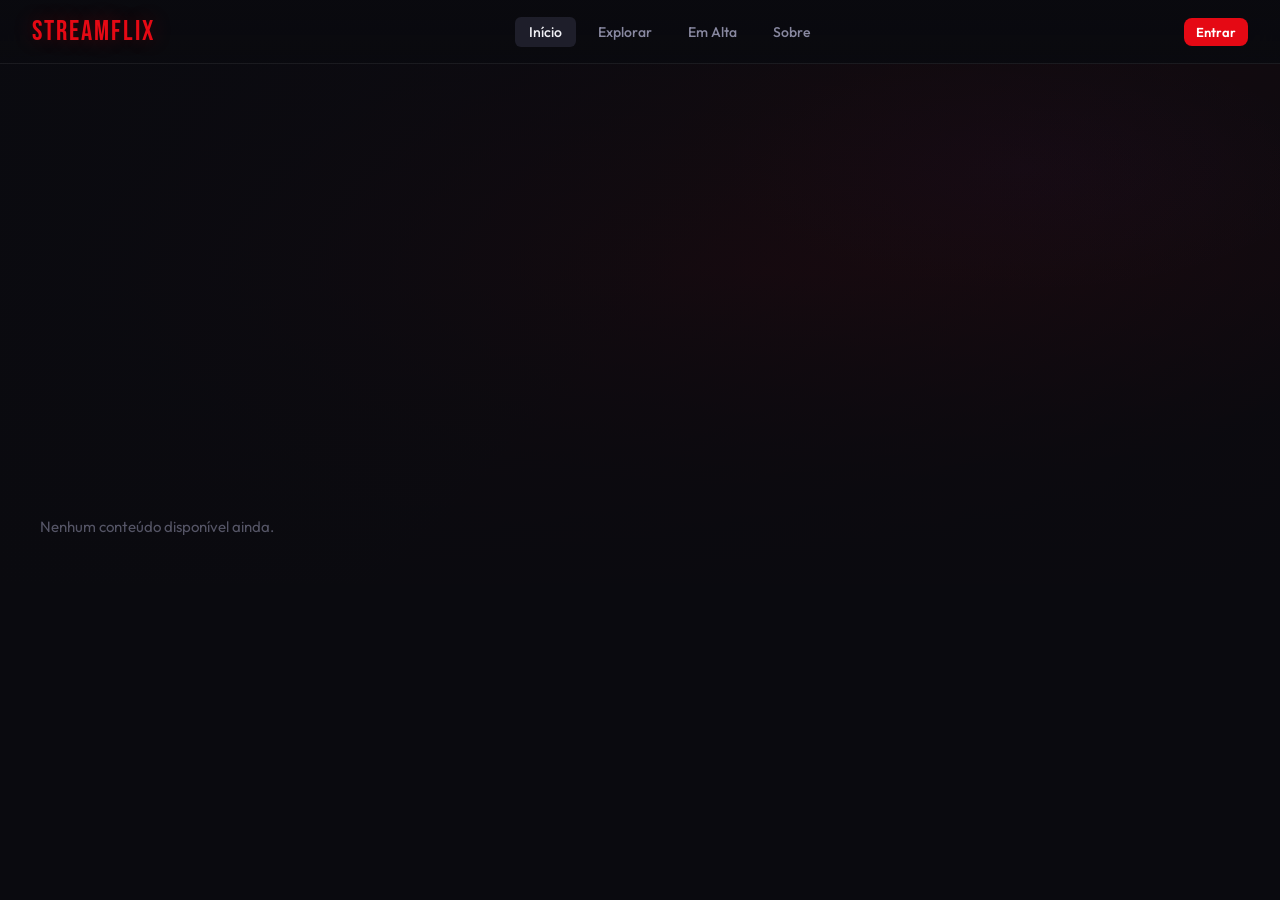
<file: index.html>
<!DOCTYPE html>
<html lang="pt-BR">
<head>
  <meta charset="UTF-8">
  <meta name="viewport" content="width=device-width, initial-scale=1.0">
  <title>StreamFlix — Início</title>
  <link rel="stylesheet" href="css/styles.css">
</head>
<body>

<nav>
  <a href="index.html" class="nav-logo">STREAMFLIX</a>
  <div class="nav-links">
    <a href="index.html">Início</a>
    <a href="explorar.html">Explorar</a>
    <a href="trending.html">Em Alta</a>
    <a href="sobre.html">Sobre</a>
  </div>
  <div class="nav-right" id="nav-right">
    <a href="login.html" class="btn btn-primary btn-sm">Entrar</a>
  </div>
</nav>

<main class="page">
  <section class="hero">
    <div class="hero-bg"></div>
    <div id="hero-bg-img" class="hero-bg-img"></div>
    <div class="hero-gradient"></div>
    <div class="hero-content" id="hero-content">
      <div class="hero-badge" id="hero-badge">Série</div>
      <h1 class="hero-title" id="hero-title">Carregando...</h1>
      <p class="hero-desc" id="hero-desc"></p>
      <div class="hero-actions">
        <button class="btn btn-primary" id="hero-play">
          <svg width="16" height="16" viewBox="0 0 24 24" fill="currentColor"><polygon points="5,3 19,12 5,21"/></svg>
          Assistir
        </button>
        <button class="btn btn-ghost" id="hero-fav">+ Lista</button>
      </div>
    </div>
  </section>

  <section class="section">
    <div class="section-header">
      <h2 class="section-title">Continuar Assistindo</h2>
      <a href="explorar.html" class="section-more">Ver tudo →</a>
    </div>
    <div class="cards-row" id="continue-row"></div>
  </section>

  <section class="section">
    <div class="section-header">
      <h2 class="section-title">Séries</h2>
      <a href="explorar.html" class="section-more">Ver tudo →</a>
    </div>
    <div class="cards-row" id="series-row"></div>
  </section>

  <section class="section">
    <div class="section-header">
      <h2 class="section-title">Filmes</h2>
      <a href="explorar.html" class="section-more">Ver tudo →</a>
    </div>
    <div class="cards-row" id="filmes-row"></div>
  </section>

  <section class="section" style="padding-bottom: 60px;">
    <div class="section-header">
      <h2 class="section-title">Animes & Docs</h2>
      <a href="explorar.html" class="section-more">Ver tudo →</a>
    </div>
    <div class="cards-row" id="extras-row"></div>
  </section>
</main>

<div id="admin-bar" class="admin-bar">
  <strong>★ Modo Admin</strong>
  <span>·</span>
  <span>Gerencie o catálogo em</span>
  <a href="config.html" class="btn btn-ghost btn-sm">Configurações</a>
</div>

<div class="modal-overlay" id="content-modal">
  <div class="modal">
    <div class="modal-header">
      <h2 class="modal-title" id="modal-title">Título</h2>
      <button class="modal-close" id="modal-close" type="button">✕</button>
    </div>

    <div style="display:flex;gap:12px;flex-wrap:wrap;margin-bottom:16px">
      <span id="modal-type" style="font-size:13px;color:var(--accent);font-weight:600"></span>
      <span style="color:var(--text-muted)">·</span>
      <span id="modal-year" style="font-size:13px;color:var(--text-muted)"></span>
      <span style="color:var(--text-muted)">·</span>
      <span id="modal-rating" style="font-size:13px;color:#f5a623;font-weight:600"></span>
      <span style="color:var(--text-muted)">·</span>
      <span id="modal-genre" style="font-size:13px;color:var(--text-muted)"></span>
    </div>

    <p id="modal-desc" style="font-size:14px;color:var(--text-secondary);line-height:1.7;margin-bottom:24px"></p>

    <div style="display:flex;gap:10px;flex-wrap:wrap">
      <button class="btn btn-primary" id="modal-watch-btn" type="button">▶ Assistir</button>
      <button class="btn btn-ghost" id="modal-fav-btn" type="button">+ Adicionar</button>
    </div>
  </div>
</div>

<script src="js/config.js"></script>
<script src="js/api.js"></script>
<script src="js/script.js"></script>
</body>
</html>
</file>
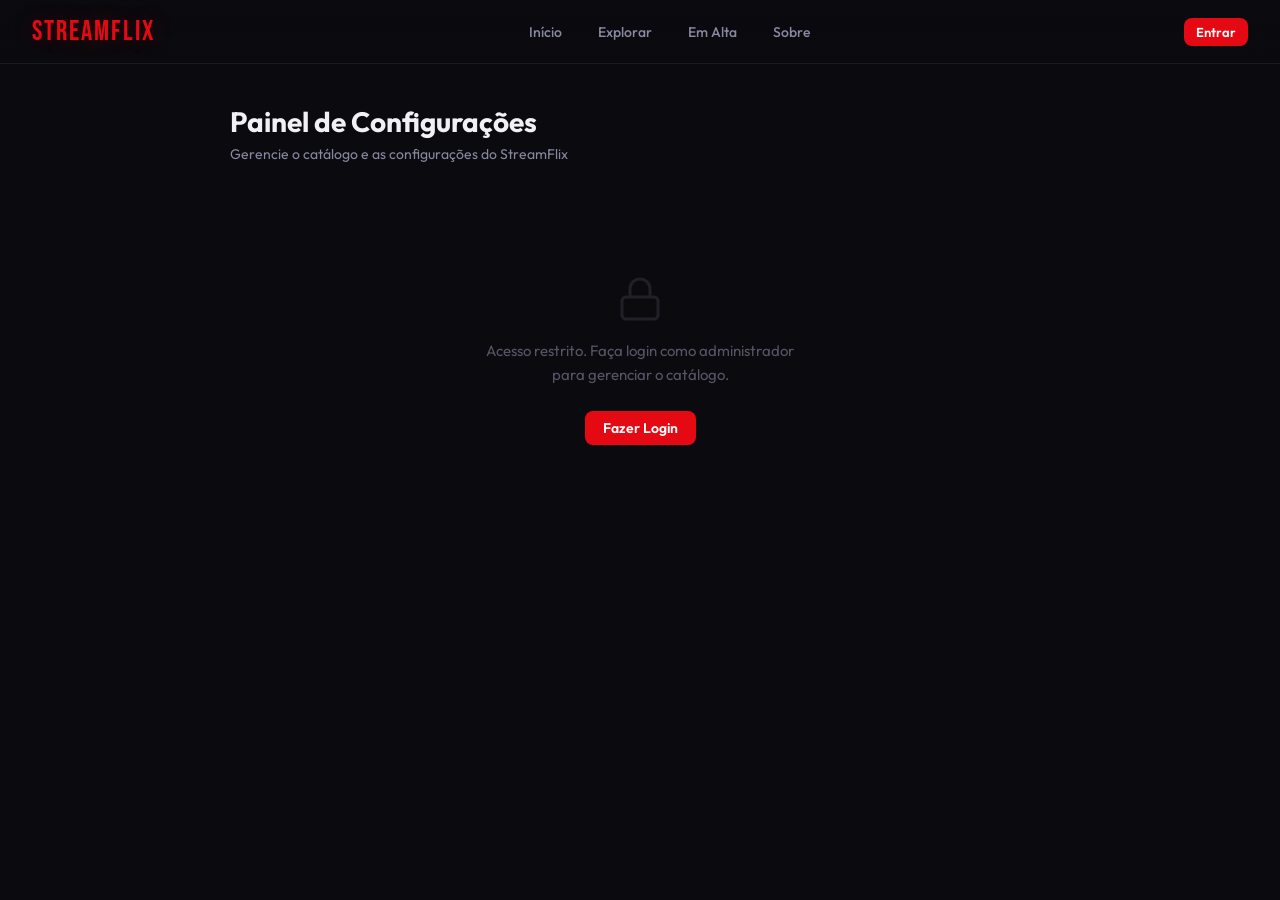
<file: config.html>
<!DOCTYPE html>
<html lang="pt-BR">
<head>
  <meta charset="UTF-8">
  <meta name="viewport" content="width=device-width, initial-scale=1.0">
  <title>StreamFlix — Configurações</title>
  <link rel="stylesheet" href="css/styles.css">
</head>
<body>

<nav>
  <a href="index.html" class="nav-logo">STREAMFLIX</a>
  <div class="nav-links">
    <a href="index.html">Início</a>
    <a href="explorar.html">Explorar</a>
    <a href="trending.html">Em Alta</a>
    <a href="sobre.html">Sobre</a>
  </div>
  <div class="nav-right" id="nav-right"></div>
</nav>

<main class="page" style="padding-bottom:60px">
  <div class="config-page">
    <div class="config-header">
      <h1>Painel de Configurações</h1>
      <p>Gerencie o catálogo e as configurações do StreamFlix</p>
    </div>

    <div id="admin-required" class="empty-state hidden">
      <svg width="48" height="48" viewBox="0 0 24 24" fill="none" stroke="currentColor" stroke-width="1.5"><rect x="3" y="11" width="18" height="11" rx="2"/><path d="M7 11V7a5 5 0 0 1 10 0v4"/></svg>
      <p>Acesso restrito. Faça login como administrador para gerenciar o catálogo.</p>
      <a href="login.html" class="btn btn-primary" style="margin-top:8px">Fazer Login</a>
    </div>

    <div id="admin-panel">
      <div class="config-section">
        <div class="config-section-title">
          <svg width="18" height="18" viewBox="0 0 24 24" fill="none" stroke="currentColor" stroke-width="2"><rect x="2" y="3" width="20" height="14" rx="2"/><path d="m8 21 4-4 4 4"/><path d="M12 17v4"/></svg>
          Catálogo de Conteúdo
          <span id="catalog-count" style="font-size:12px;font-weight:400;color:var(--text-muted);margin-left:auto"></span>
          <button class="btn btn-primary btn-sm" id="btn-add-content" style="margin-left:12px">+ Adicionar</button>
        </div>

        <div class="config-table-wrap">
          <table class="config-table">
            <thead>
              <tr>
                <th>Título</th>
                <th>Tipo</th>
                <th>Gênero</th>
                <th>Ano</th>
                <th>Nota</th>
                <th>Destaque</th>
                <th>Ações</th>
              </tr>
            </thead>
            <tbody id="catalog-tbody"></tbody>
          </table>
        </div>

        <div id="catalog-empty" class="empty-state hidden" style="padding:40px 0">
          <svg width="40" height="40" viewBox="0 0 24 24" fill="none" stroke="currentColor" stroke-width="1.5"><path d="M3 6h18M3 12h18M3 18h18"/></svg>
          <p>Nenhum conteúdo no catálogo ainda. Adicione o primeiro!</p>
        </div>
      </div>

      <div class="config-section">
        <div class="config-section-title">
          <svg width="18" height="18" viewBox="0 0 24 24" fill="none" stroke="currentColor" stroke-width="2"><circle cx="12" cy="12" r="10"/><path d="M12 6v6l4 2"/></svg>
          Atividade Recente
        </div>
        <div id="activity-list" style="display:flex;flex-direction:column;gap:8px"></div>
      </div>
    </div>
  </div>
</main>

<div class="modal-overlay" id="content-modal">
  <div class="modal">
    <div class="modal-header">
      <h2 class="modal-title" id="modal-form-title">Adicionar Conteúdo</h2>
      <button class="modal-close" id="modal-close">✕</button>
    </div>

    <div class="form-group">
      <label class="form-label">Título *</label>
      <input type="text" id="f-title" class="form-input" placeholder="Nome do conteúdo">
    </div>

    <div class="form-row">
      <div class="form-group">
        <label class="form-label">Tipo *</label>
        <select id="f-type" class="form-select">
          <option value="">Selecione...</option>
          <option value="serie">Série</option>
          <option value="filme">Filme</option>
          <option value="doc">Documentário</option>
          <option value="anime">Anime</option>
        </select>
      </div>
      <div class="form-group">
        <label class="form-label">Gênero *</label>
        <select id="f-genre" class="form-select">
          <option value="">Selecione...</option>
          <option value="Ação">Ação</option>
          <option value="Comédia">Comédia</option>
          <option value="Drama">Drama</option>
          <option value="Terror">Terror</option>
          <option value="Sci-Fi">Sci-Fi</option>
          <option value="Romance">Romance</option>
          <option value="Anime">Anime</option>
          <option value="Documentário">Documentário</option>
        </select>
      </div>
    </div>

    <div class="form-row">
      <div class="form-group">
        <label class="form-label">Ano *</label>
        <input type="number" id="f-year" class="form-input" placeholder="2024" min="1900" max="2099">
      </div>
      <div class="form-group">
        <label class="form-label">Nota (0–10) *</label>
        <input type="number" id="f-rating" class="form-input" placeholder="8.5" min="0" max="10" step="0.1">
      </div>
    </div>

    <div class="form-group">
      <label class="form-label">URL da Capa (opcional)</label>
      <input type="url" id="f-thumb" class="form-input" placeholder="https://...">
    </div>

    <div class="form-group">
      <label class="form-label">Descrição</label>
      <textarea id="f-desc" class="form-input" rows="3" placeholder="Breve sinopse..."></textarea>
    </div>

    <div style="display:flex;align-items:center;gap:8px;margin-bottom:16px">
      <input type="checkbox" id="f-featured" style="accent-color:var(--accent);width:16px;height:16px;">
      <label for="f-featured" style="font-size:13px;cursor:pointer">Definir como destaque na página inicial</label>
    </div>

    <p id="form-error" class="error-msg hidden"></p>

    <div style="display:flex;gap:10px;justify-content:flex-end;margin-top:8px">
      <button class="btn btn-ghost" id="modal-cancel">Cancelar</button>
      <button class="btn btn-primary" id="modal-save">Salvar</button>
    </div>
  </div>
</div>

<script src="js/config.js"></script>
<script>
document.addEventListener('DOMContentLoaded', () => {
  const user = AppState.getUser();

  if (!AppState.isAdmin()) {
    document.getElementById('admin-required').classList.remove('hidden');
    document.getElementById('admin-panel').classList.add('hidden');
    return;
  }

  let editingId = null;
  const activities = [];

  renderTable();
  setupModal();

  function renderTable() {
    const catalog = AppState.getCatalog();
    const tbody = document.getElementById('catalog-tbody');
    const empty = document.getElementById('catalog-empty');
    const count = document.getElementById('catalog-count');

    count.textContent = `${catalog.length} item${catalog.length !== 1 ? 's' : ''}`;

    if (!catalog.length) {
      tbody.innerHTML = '';
      empty.classList.remove('hidden');
      return;
    }

    empty.classList.add('hidden');
    const typeMap = { serie: 'Série', filme: 'Filme', doc: 'Doc', anime: 'Anime' };

    tbody.innerHTML = catalog.map(item => `
      <tr data-id="${item.id}">
        <td>${item.title}</td>
        <td>${typeMap[item.type] ?? item.type}</td>
        <td>${item.genre}</td>
        <td>${item.year}</td>
        <td>★ ${item.rating}</td>
        <td>${item.featured ? '<span style="color:var(--accent)">★ Sim</span>' : '—'}</td>
        <td>
          <div style="display:flex;gap:6px">
            <button class="action-btn action-btn-edit" data-action="edit" data-id="${item.id}" title="Editar">
              <svg width="13" height="13" viewBox="0 0 24 24" fill="none" stroke="currentColor" stroke-width="2"><path d="M11 4H4a2 2 0 0 0-2 2v14a2 2 0 0 0 2 2h14a2 2 0 0 0 2-2v-7"/><path d="M18.5 2.5a2.121 2.121 0 0 1 3 3L12 15l-4 1 1-4 9.5-9.5z"/></svg>
            </button>
            <button class="action-btn action-btn-del" data-action="delete" data-id="${item.id}" title="Remover">
              <svg width="13" height="13" viewBox="0 0 24 24" fill="none" stroke="currentColor" stroke-width="2"><polyline points="3 6 5 6 21 6"/><path d="M19 6l-1 14H6L5 6"/><path d="M10 11v6M14 11v6"/><path d="M9 6V4h6v2"/></svg>
            </button>
          </div>
        </td>
      </tr>
    `).join('');

    tbody.querySelectorAll('[data-action]').forEach(btn => {
      btn.addEventListener('click', () => {
        const id = parseInt(btn.dataset.id);
        if (btn.dataset.action === 'edit') openEditModal(id);
        else if (btn.dataset.action === 'delete') deleteItem(id);
      });
    });
  }

  function deleteItem(id) {
    const item = AppState.getById(id);
    if (!item) return;
    if (!confirm(`Remover "${item.title}" do catálogo?`)) return;

    const row = document.querySelector(`[data-id="${id}"]`);
    if (row) {
      row.style.opacity = '0';
      row.style.transition = 'opacity 0.2s';
      setTimeout(() => {
        AppState.removeContent(id);
        logActivity(`Removido: "${item.title}"`);
        renderTable();
        UI.showToast(`"${item.title}" removido.`, 'info');
      }, 200);
    }
  }

  function openEditModal(id) {
    const item = AppState.getById(id);
    if (!item) return;
    editingId = id;

    document.getElementById('modal-form-title').textContent = 'Editar Conteúdo';
    document.getElementById('f-title').value = item.title;
    document.getElementById('f-type').value = item.type;
    document.getElementById('f-genre').value = item.genre;
    document.getElementById('f-year').value = item.year;
    document.getElementById('f-rating').value = item.rating;
    document.getElementById('f-thumb').value = item.thumb ?? '';
    document.getElementById('f-desc').value = item.desc ?? '';
    document.getElementById('f-featured').checked = !!item.featured;
    document.getElementById('form-error').classList.add('hidden');

    document.getElementById('content-modal').classList.add('open');
  }

  function setupModal() {
    document.getElementById('btn-add-content').addEventListener('click', () => {
      editingId = null;
      document.getElementById('modal-form-title').textContent = 'Adicionar Conteúdo';
      document.getElementById('f-title').value = '';
      document.getElementById('f-type').value = '';
      document.getElementById('f-genre').value = '';
      document.getElementById('f-year').value = new Date().getFullYear();
      document.getElementById('f-rating').value = '';
      document.getElementById('f-thumb').value = '';
      document.getElementById('f-desc').value = '';
      document.getElementById('f-featured').checked = false;
      document.getElementById('form-error').classList.add('hidden');
      document.getElementById('content-modal').classList.add('open');
    });

    const closeModal = () => {
      document.getElementById('content-modal').classList.remove('open');
      editingId = null;
    };

    document.getElementById('modal-close').addEventListener('click', closeModal);
    document.getElementById('modal-cancel').addEventListener('click', closeModal);
    document.getElementById('content-modal').addEventListener('click', (e) => {
      if (e.target === document.getElementById('content-modal')) closeModal();
    });

    document.getElementById('modal-save').addEventListener('click', () => {
      const title  = document.getElementById('f-title').value.trim();
      const type   = document.getElementById('f-type').value;
      const genre  = document.getElementById('f-genre').value;
      const year   = parseInt(document.getElementById('f-year').value);
      const rating = parseFloat(document.getElementById('f-rating').value);
      const thumb  = document.getElementById('f-thumb').value.trim();
      const desc   = document.getElementById('f-desc').value.trim();
      const featured = document.getElementById('f-featured').checked;
      const errEl  = document.getElementById('form-error');

      if (!title || !type || !genre || !year || isNaN(rating)) {
        errEl.textContent = 'Preencha todos os campos obrigatórios.';
        errEl.classList.remove('hidden');
        return;
      }

      if (rating < 0 || rating > 10) {
        errEl.textContent = 'A nota deve ser entre 0 e 10.';
        errEl.classList.remove('hidden');
        return;
      }

      errEl.classList.add('hidden');

      if (featured) {
        const catalog = AppState.getCatalog();
        catalog.forEach(c => {
          if (c.id !== editingId) AppState.updateContent(c.id, { featured: false });
        });
      }

      const data = { title, type, genre, year, rating, thumb, desc, featured };

      if (editingId) {
        AppState.updateContent(editingId, data);
        logActivity(`Editado: "${title}"`);
        UI.showToast(`"${title}" atualizado!`, 'success');
      } else {
        AppState.addContent(data);
        logActivity(`Adicionado: "${title}"`);
        UI.showToast(`"${title}" adicionado ao catálogo!`, 'success');
      }

      closeModal();
      renderTable();
    });
  }

  function logActivity(msg) {
    activities.unshift({ msg, time: new Date().toLocaleTimeString('pt-BR') });
    if (activities.length > 8) activities.pop();
    const list = document.getElementById('activity-list');
    if (!list) return;

    if (!activities.length) {
      list.innerHTML = `<p style="color:var(--text-muted);font-size:13px">Nenhuma atividade ainda.</p>`;
      return;
    }

    list.innerHTML = activities.map(a => `
      <div class="dom-item">
        <span>${a.msg}</span>
        <span style="color:var(--text-muted);font-size:12px">${a.time}</span>
      </div>
    `).join('');
  }
});
</script>
</body>
</html>
</file>
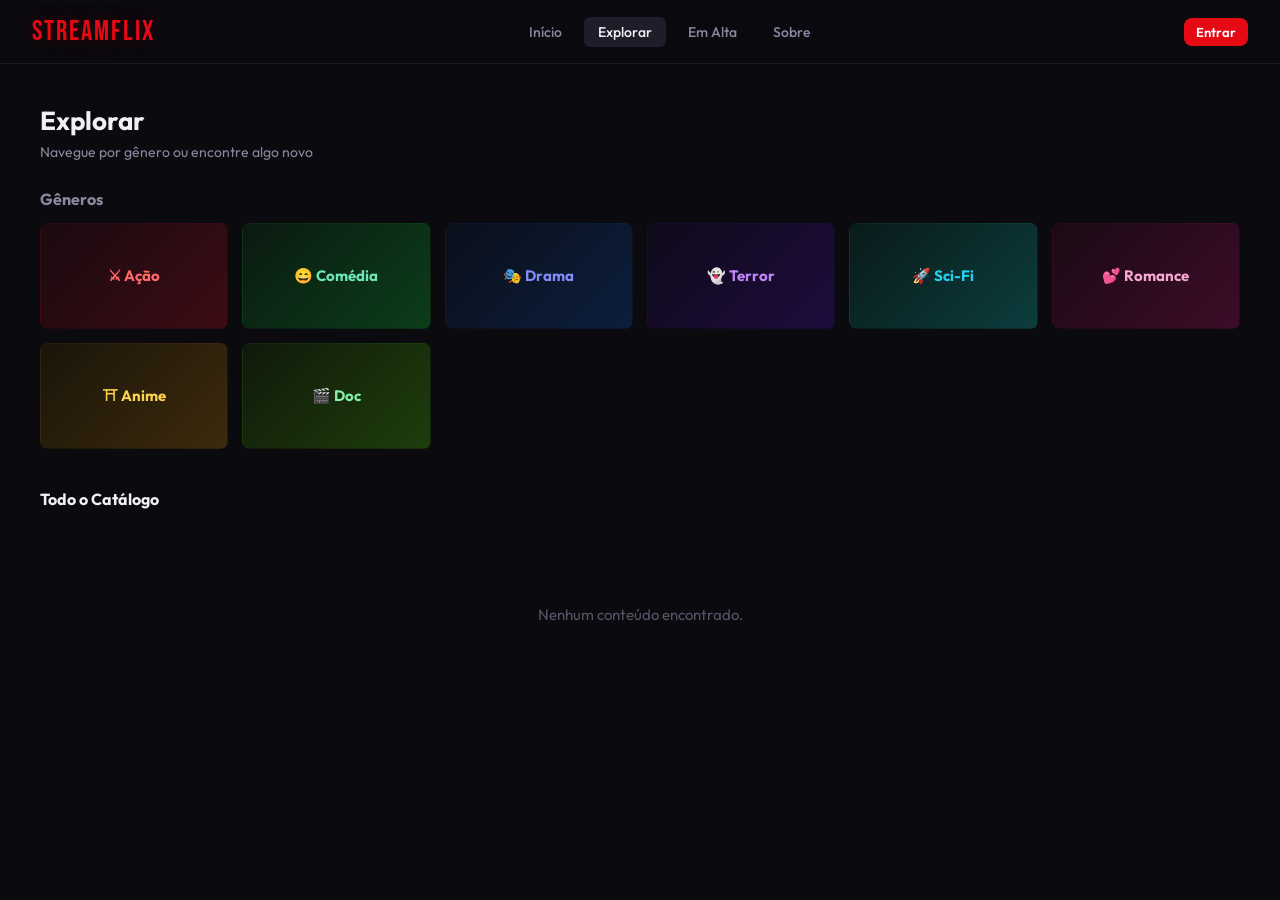
<file: explorar.html>
<!DOCTYPE html>
<html lang="pt-BR">
<head>
  <meta charset="UTF-8">
  <meta name="viewport" content="width=device-width, initial-scale=1.0">
  <title>StreamFlix — Explorar</title>
  <link rel="stylesheet" href="css/styles.css">
</head>
<body>

<nav>
  <a href="index.html" class="nav-logo">STREAMFLIX</a>
  <div class="nav-links">
    <a href="index.html">Início</a>
    <a href="explorar.html">Explorar</a>
    <a href="trending.html">Em Alta</a>
    <a href="sobre.html">Sobre</a>
  </div>
  <div class="nav-right" id="nav-right"></div>
</nav>

<main class="page" style="padding-bottom:60px">
  <div class="explorar-page">
    <h1>Explorar</h1>
    <p style="color:var(--text-secondary);font-size:14px;margin-bottom:28px">Navegue por gênero ou encontre algo novo</p>

    <h2 style="font-size:16px;font-weight:700;margin-bottom:14px;color:var(--text-secondary)">Gêneros</h2>
    <div class="genre-grid">
      <div class="genre-card genre-acao" data-genre="Ação"><span>⚔ Ação</span></div>
      <div class="genre-card genre-comedia" data-genre="Comédia"><span>😄 Comédia</span></div>
      <div class="genre-card genre-drama" data-genre="Drama"><span>🎭 Drama</span></div>
      <div class="genre-card genre-terror" data-genre="Terror"><span>👻 Terror</span></div>
      <div class="genre-card genre-sci" data-genre="Sci-Fi"><span>🚀 Sci-Fi</span></div>
      <div class="genre-card genre-romance" data-genre="Romance"><span>💕 Romance</span></div>
      <div class="genre-card genre-anime" data-genre="Anime"><span>⛩ Anime</span></div>
      <div class="genre-card genre-doc" data-genre="Documentário"><span>🎬 Doc</span></div>
    </div>

    <div id="fav-section" class="hidden" style="margin-bottom:40px">
      <h2 style="font-size:16px;font-weight:700;margin-bottom:14px">❤ Minha Lista</h2>
      <div class="cards-grid" id="fav-grid"></div>
    </div>

    <div>
      <h2 style="font-size:16px;font-weight:700;margin-bottom:14px" id="explorar-results-title">Todo o Catálogo</h2>
      <div class="cards-grid" id="explorar-results"></div>
    </div>
  </div>
</main>

<div class="modal-overlay" id="content-modal">
  <div class="modal">
    <div class="modal-header">
      <h2 class="modal-title" id="modal-title">Título</h2>
      <button class="modal-close" id="modal-close">✕</button>
    </div>
    <div style="display:flex;gap:12px;flex-wrap:wrap;margin-bottom:16px">
      <span id="modal-type" style="font-size:13px;color:var(--accent);font-weight:600"></span>
      <span style="color:var(--text-muted)">·</span>
      <span id="modal-year" style="font-size:13px;color:var(--text-muted)"></span>
      <span style="color:var(--text-muted)">·</span>
      <span id="modal-rating" style="font-size:13px;color:#f5a623;font-weight:600"></span>
      <span style="color:var(--text-muted)">·</span>
      <span id="modal-genre" style="font-size:13px;color:var(--text-muted)"></span>
    </div>
    <p id="modal-desc" style="font-size:14px;color:var(--text-secondary);line-height:1.7;margin-bottom:24px"></p>
    <div style="display:flex;gap:10px">
      <button class="btn btn-primary" onclick="UI.showToast('▶ Reproduzindo...','info')">▶ Assistir</button>
      <button class="btn btn-ghost" id="modal-fav-btn">+ Adicionar</button>
    </div>
  </div>
</div>

<script src="js/config.js"></script>
<script src="js/api.js"></script>
<script src="js/explorar.js"></script>
</body>
</html>
</file>
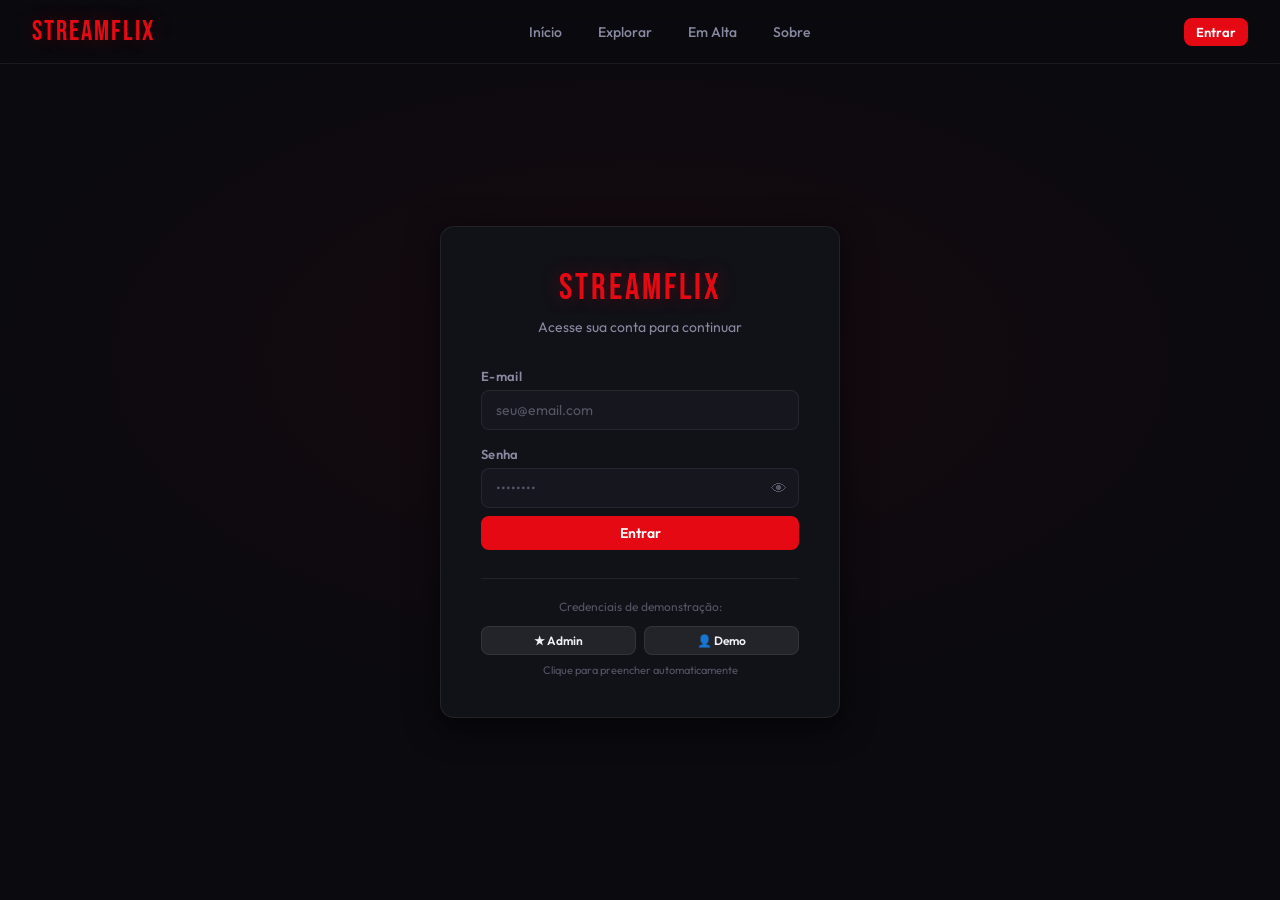
<file: login.html>
<!DOCTYPE html>
<html lang="pt-BR">
<head>
  <meta charset="UTF-8">
  <meta name="viewport" content="width=device-width, initial-scale=1.0">
  <title>StreamFlix — Login</title>
  <link rel="stylesheet" href="css/styles.css">
</head>
<body>

<nav>
  <a href="index.html" class="nav-logo">STREAMFLIX</a>
  <div class="nav-links">
    <a href="index.html">Início</a>
    <a href="explorar.html">Explorar</a>
    <a href="trending.html">Em Alta</a>
    <a href="sobre.html">Sobre</a>
  </div>
  <div class="nav-right" id="nav-right"></div>
</nav>

<div class="login-page">
  <div class="login-card">
    <div class="login-logo">STREAMFLIX</div>
    <p class="login-subtitle">Acesse sua conta para continuar</p>

    <form id="login-form">
      <div class="form-group">
        <label class="form-label" for="login-email">E-mail</label>
        <input
          type="email"
          id="login-email"
          class="form-input"
          placeholder="seu@email.com"
          autocomplete="email"
        >
      </div>

      <div class="form-group">
        <label class="form-label" for="login-pass">Senha</label>
        <div style="position:relative">
          <input
            type="password"
            id="login-pass"
            class="form-input"
            placeholder="••••••••"
            autocomplete="current-password"
            style="padding-right:44px"
          >
          <button id="toggle-pass" style="position:absolute;right:12px;top:50%;transform:translateY(-50%);background:none;font-size:16px;color:var(--text-muted);" type="button">👁</button>
        </div>
      </form>

      <p id="login-error" class="error-msg hidden"></p>

      <button id="login-submit" class="btn btn-primary" style="width:100%;justify-content:center;margin-top:8px;">Entrar</button>
    </div>

    <div style="margin-top:28px;padding-top:20px;border-top:1px solid var(--border);">
      <p style="font-size:12px;color:var(--text-muted);text-align:center;margin-bottom:12px;">Credenciais de demonstração:</p>
      <div style="display:flex;gap:8px;">
        <button class="btn btn-ghost btn-sm demo-hint" data-type="admin" style="flex:1;justify-content:center;font-size:12px;">
          ★ Admin
        </button>
        <button class="btn btn-ghost btn-sm demo-hint" data-type="demo" style="flex:1;justify-content:center;font-size:12px;">
          👤 Demo
        </button>
      </div>
      <p style="font-size:11px;color:var(--text-muted);text-align:center;margin-top:8px;">Clique para preencher automaticamente</p>
    </div>
  </div>
</div>

<script src="js/config.js"></script>
<script src="js/login.js"></script>
</body>
</html>
</file>
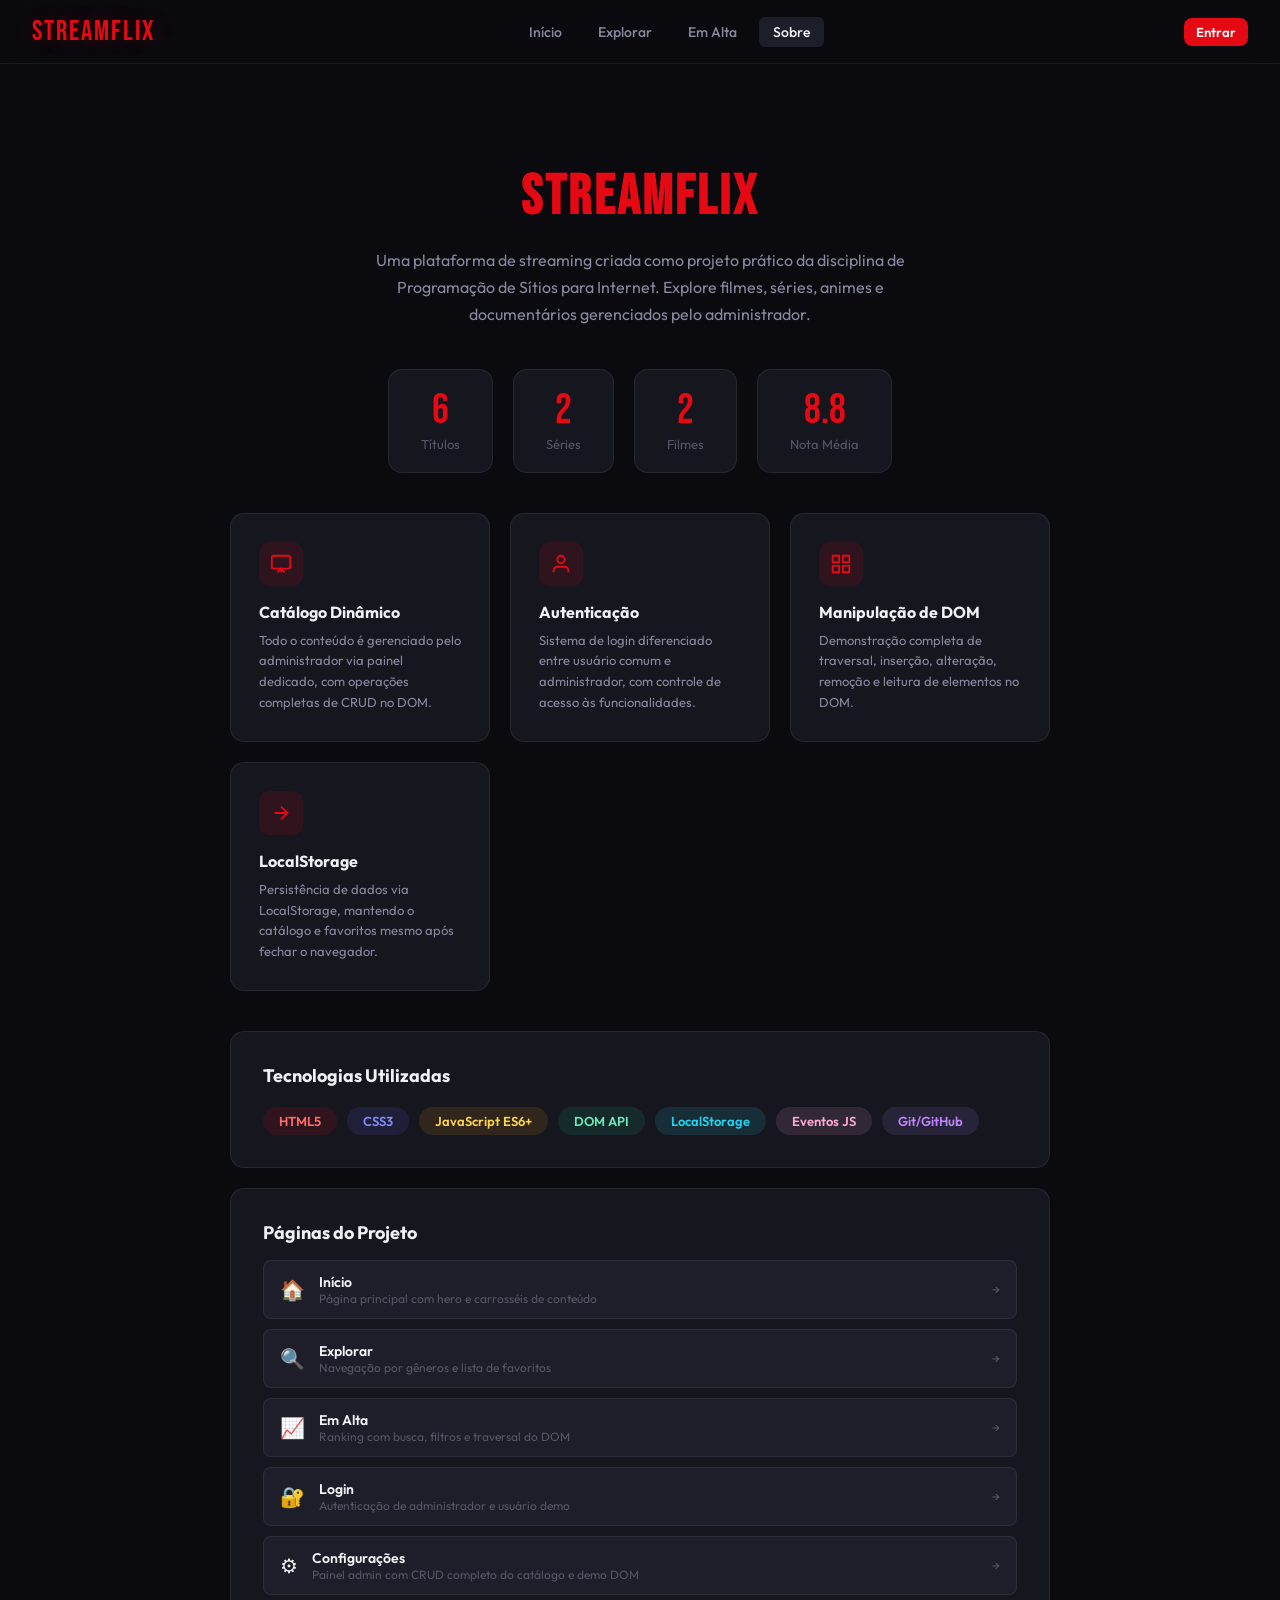
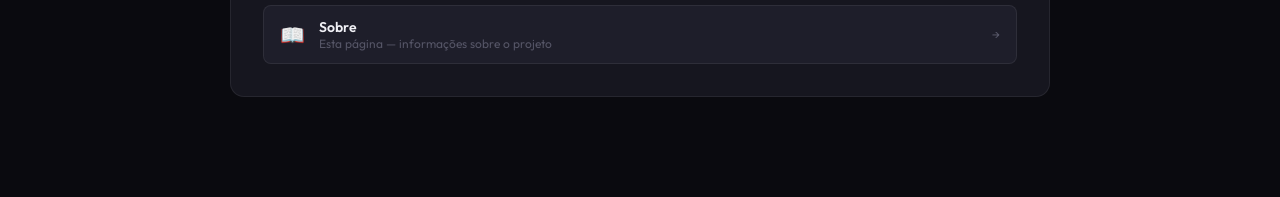
<file: sobre.html>
<!DOCTYPE html>
<html lang="pt-BR">
<head>
  <meta charset="UTF-8">
  <meta name="viewport" content="width=device-width, initial-scale=1.0">
  <title>StreamFlix — Sobre</title>
  <link rel="stylesheet" href="css/styles.css">
</head>
<body>

<nav>
  <a href="index.html" class="nav-logo">STREAMFLIX</a>
  <div class="nav-links">
    <a href="index.html">Início</a>
    <a href="explorar.html">Explorar</a>
    <a href="trending.html">Em Alta</a>
    <a href="sobre.html">Sobre</a>
  </div>
  <div class="nav-right" id="nav-right"></div>
</nav>

<main class="page" style="padding-bottom:60px">
  <div class="about-page">
    <div class="about-hero">
      <h1>STREAMFLIX</h1>
      <p>Uma plataforma de streaming criada como projeto prático da disciplina de Programação de Sítios para Internet. Explore filmes, séries, animes e documentários gerenciados pelo administrador.</p>
    </div>

    <div id="stats-row" style="display:flex;gap:20px;flex-wrap:wrap;justify-content:center;margin-bottom:40px">
      <div style="text-align:center;padding:20px 32px;background:var(--bg-card);border:1px solid var(--border);border-radius:var(--radius-lg)">
        <div class="stat-number" id="stat-total">0</div>
        <div style="font-size:13px;color:var(--text-muted);margin-top:4px">Títulos</div>
      </div>
      <div style="text-align:center;padding:20px 32px;background:var(--bg-card);border:1px solid var(--border);border-radius:var(--radius-lg)">
        <div class="stat-number" id="stat-series">0</div>
        <div style="font-size:13px;color:var(--text-muted);margin-top:4px">Séries</div>
      </div>
      <div style="text-align:center;padding:20px 32px;background:var(--bg-card);border:1px solid var(--border);border-radius:var(--radius-lg)">
        <div class="stat-number" id="stat-filmes">0</div>
        <div style="font-size:13px;color:var(--text-muted);margin-top:4px">Filmes</div>
      </div>
      <div style="text-align:center;padding:20px 32px;background:var(--bg-card);border:1px solid var(--border);border-radius:var(--radius-lg)">
        <div class="stat-number" id="stat-rating">0</div>
        <div style="font-size:13px;color:var(--text-muted);margin-top:4px">Nota Média</div>
      </div>
    </div>

    <div class="about-grid">
      <div class="about-card">
        <div class="about-card-icon">
          <svg width="22" height="22" viewBox="0 0 24 24" fill="none" stroke="currentColor" stroke-width="2"><rect x="2" y="3" width="20" height="14" rx="2"/><path d="m8 21 4-4 4 4"/><path d="M12 17v4"/></svg>
        </div>
        <h3>Catálogo Dinâmico</h3>
        <p>Todo o conteúdo é gerenciado pelo administrador via painel dedicado, com operações completas de CRUD no DOM.</p>
      </div>
      <div class="about-card">
        <div class="about-card-icon">
          <svg width="22" height="22" viewBox="0 0 24 24" fill="none" stroke="currentColor" stroke-width="2"><path d="M20 21v-2a4 4 0 0 0-4-4H8a4 4 0 0 0-4 4v2"/><circle cx="12" cy="7" r="4"/></svg>
        </div>
        <h3>Autenticação</h3>
        <p>Sistema de login diferenciado entre usuário comum e administrador, com controle de acesso às funcionalidades.</p>
      </div>
      <div class="about-card">
        <div class="about-card-icon">
          <svg width="22" height="22" viewBox="0 0 24 24" fill="none" stroke="currentColor" stroke-width="2"><path d="M3 3h7v7H3zM14 3h7v7h-7zM14 14h7v7h-7zM3 14h7v7H3z"/></svg>
        </div>
        <h3>Manipulação de DOM</h3>
        <p>Demonstração completa de traversal, inserção, alteração, remoção e leitura de elementos no DOM.</p>
      </div>
      <div class="about-card">
        <div class="about-card-icon">
          <svg width="22" height="22" viewBox="0 0 24 24" fill="none" stroke="currentColor" stroke-width="2"><path d="M5 12h14M12 5l7 7-7 7"/></svg>
        </div>
        <h3>LocalStorage</h3>
        <p>Persistência de dados via LocalStorage, mantendo o catálogo e favoritos mesmo após fechar o navegador.</p>
      </div>
    </div>

    <div style="background:var(--bg-card);border:1px solid var(--border);border-radius:var(--radius-lg);padding:32px;margin-top:8px">
      <h2 style="font-size:18px;font-weight:700;margin-bottom:20px">Tecnologias Utilizadas</h2>
      <div style="display:flex;flex-wrap:wrap;gap:10px">
        <span style="background:rgba(229,9,20,0.12);color:#ff6b6b;padding:6px 16px;border-radius:20px;font-size:13px;font-weight:600">HTML5</span>
        <span style="background:rgba(99,102,241,0.12);color:#818cf8;padding:6px 16px;border-radius:20px;font-size:13px;font-weight:600">CSS3</span>
        <span style="background:rgba(245,158,11,0.12);color:#fcd34d;padding:6px 16px;border-radius:20px;font-size:13px;font-weight:600">JavaScript ES6+</span>
        <span style="background:rgba(16,185,129,0.12);color:#6ee7b7;padding:6px 16px;border-radius:20px;font-size:13px;font-weight:600">DOM API</span>
        <span style="background:rgba(34,211,238,0.12);color:#22d3ee;padding:6px 16px;border-radius:20px;font-size:13px;font-weight:600">LocalStorage</span>
        <span style="background:rgba(249,168,212,0.12);color:#f9a8d4;padding:6px 16px;border-radius:20px;font-size:13px;font-weight:600">Eventos JS</span>
        <span style="background:rgba(167,139,250,0.12);color:#c084fc;padding:6px 16px;border-radius:20px;font-size:13px;font-weight:600">Git/GitHub</span>
      </div>
    </div>

    <div style="background:var(--bg-card);border:1px solid var(--border);border-radius:var(--radius-lg);padding:32px;margin-top:20px">
      <h2 style="font-size:18px;font-weight:700;margin-bottom:16px">Páginas do Projeto</h2>
      <div style="display:flex;flex-direction:column;gap:10px" id="pages-list"></div>
    </div>
  </div>
</main>

<script src="js/config.js"></script>
<script>
document.addEventListener('DOMContentLoaded', () => {
  const catalog = AppState.getCatalog();

  document.getElementById('stat-total').textContent = catalog.length;
  document.getElementById('stat-series').textContent = catalog.filter(c => c.type === 'serie').length;
  document.getElementById('stat-filmes').textContent = catalog.filter(c => c.type === 'filme').length;

  const avgRating = catalog.length
    ? (catalog.reduce((s, c) => s + c.rating, 0) / catalog.length).toFixed(1)
    : '—';
  document.getElementById('stat-rating').textContent = avgRating;

  const pages = [
    { href: 'index.html',    icon: '🏠', name: 'Início',           desc: 'Página principal com hero e carrosséis de conteúdo' },
    { href: 'explorar.html', icon: '🔍', name: 'Explorar',          desc: 'Navegação por gêneros e lista de favoritos' },
    { href: 'trending.html', icon: '📈', name: 'Em Alta',           desc: 'Ranking com busca, filtros e traversal do DOM' },
    { href: 'login.html',    icon: '🔐', name: 'Login',             desc: 'Autenticação de administrador e usuário demo' },
    { href: 'config.html',   icon: '⚙',  name: 'Configurações',     desc: 'Painel admin com CRUD completo do catálogo e demo DOM' },
    { href: 'sobre.html',    icon: '📖', name: 'Sobre',             desc: 'Esta página — informações sobre o projeto' },
  ];

  const list = document.getElementById('pages-list');
  list.innerHTML = pages.map(p => `
    <a href="${p.href}" style="display:flex;align-items:center;gap:14px;padding:12px 16px;background:var(--bg-hover);border-radius:var(--radius);transition:var(--transition);border:1px solid var(--border);" onmouseover="this.style.borderColor='var(--border-accent)'" onmouseout="this.style.borderColor='var(--border)'">
      <span style="font-size:20px">${p.icon}</span>
      <div>
        <div style="font-size:14px;font-weight:600">${p.name}</div>
        <div style="font-size:12px;color:var(--text-muted)">${p.desc}</div>
      </div>
      <span style="margin-left:auto;color:var(--text-muted);font-size:12px">→</span>
    </a>
  `).join('');
});
</script>
</body>
</html>
</file>
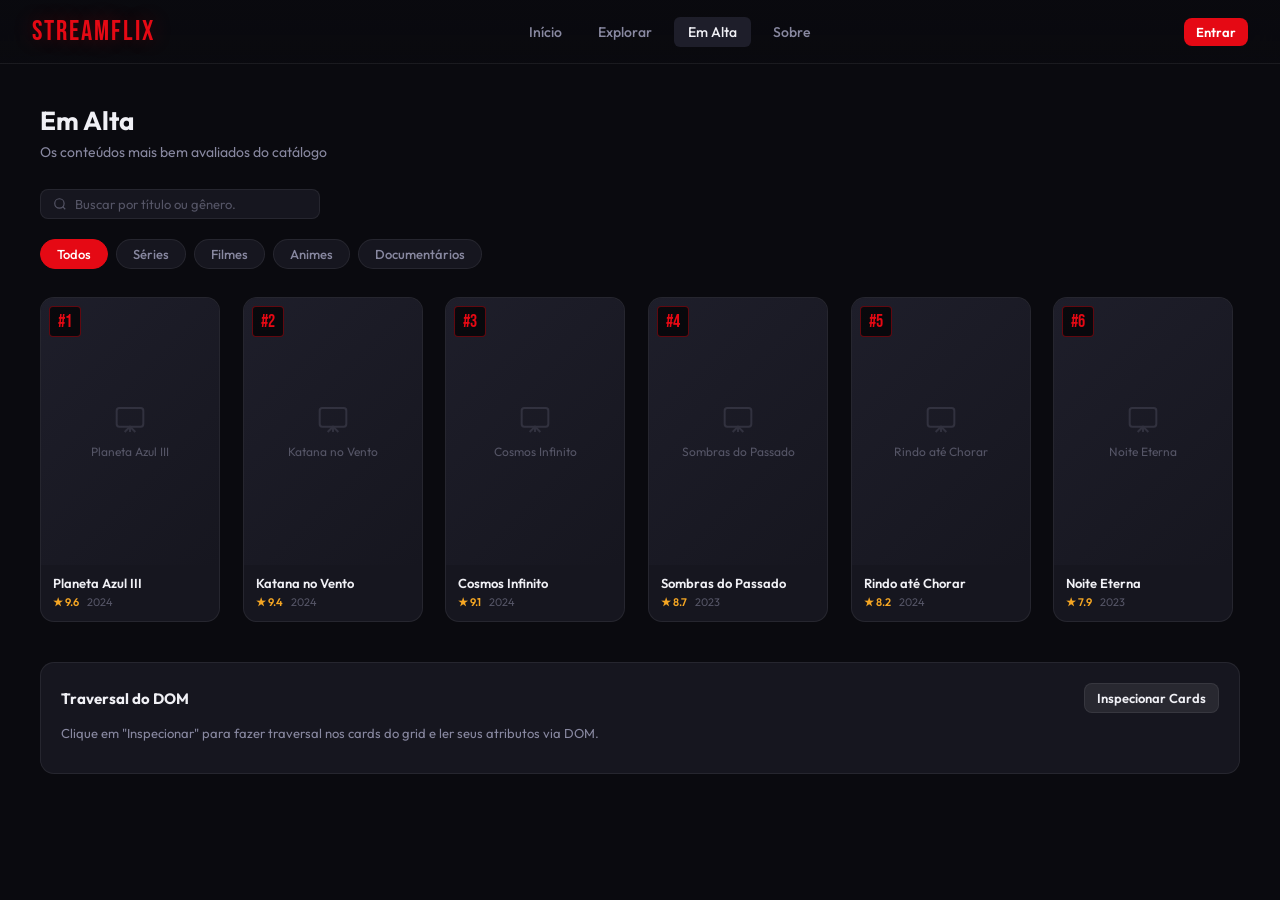
<file: trending.html>
<!DOCTYPE html>
<html lang="pt-BR">
<head>
  <meta charset="UTF-8">
  <meta name="viewport" content="width=device-width, initial-scale=1.0">
  <title>StreamFlix — Em Alta</title>
  <link rel="stylesheet" href="css/styles.css">
</head>
<body>

<nav>
  <a href="index.html" class="nav-logo">STREAMFLIX</a>
  <div class="nav-links">
    <a href="index.html">Início</a>
    <a href="explorar.html">Explorar</a>
    <a href="trending.html">Em Alta</a>
    <a href="sobre.html">Sobre</a>
  </div>
  <div class="nav-right" id="nav-right"></div>
</nav>

<main class="page">
  <div class="trending-page">
    <h1>Em Alta</h1>
    <p class="subtitle">Os conteúdos mais bem avaliados do catálogo</p>

    <div style="display:flex;gap:12px;align-items:center;flex-wrap:wrap;margin-bottom:20px">
      <div class="nav-search" style="max-width:280px;flex:1">
        <svg width="14" height="14" viewBox="0 0 24 24" fill="none" stroke="currentColor" stroke-width="2"><circle cx="11" cy="11" r="8"/><path d="m21 21-4.35-4.35"/></svg>
        <input type="text" id="trending-search" placeholder="Buscar por título ou gênero...">
      </div>
    </div>

    <div class="filter-bar">
      <button class="filter-chip active" data-filter="todos">Todos</button>
      <button class="filter-chip" data-filter="serie">Séries</button>
      <button class="filter-chip" data-filter="filme">Filmes</button>
      <button class="filter-chip" data-filter="anime">Animes</button>
      <button class="filter-chip" data-filter="doc">Documentários</button>
    </div>

    <div class="cards-grid" id="trending-grid"></div>

    <div style="margin-top:40px;padding:20px;background:var(--bg-card);border:1px solid var(--border);border-radius:var(--radius-lg)">
      <div style="display:flex;align-items:center;justify-content:space-between;margin-bottom:12px">
        <h3 style="font-size:15px;font-weight:700">Traversal do DOM</h3>
        <button class="btn btn-ghost btn-sm" id="traversal-btn">Inspecionar Cards</button>
      </div>
      <p style="font-size:13px;color:var(--text-secondary);margin-bottom:12px">
        Clique em "Inspecionar" para fazer traversal nos cards do grid e ler seus atributos via DOM.
      </p>
      <div id="traversal-demo" class="hidden">
        <div id="traversal-list" class="dom-list"></div>
      </div>
    </div>
  </div>
</main>

<script src="js/config.js"></script>
<script src="js/api.js"></script>
<script src="js/trending.js"></script>
</html>
</file>
<file: css/styles.css>
@import url('https://fonts.googleapis.com/css2?family=Bebas+Neue&family=Outfit:wght@300;400;500;600;700&display=swap');

:root {
  --bg-primary: #0a0a0f;
  --bg-secondary: #111118;
  --bg-card: #16161f;
  --bg-hover: #1e1e2a;
  --accent: #e50914;
  --accent-dim: #b0070f;
  --accent-glow: rgba(229, 9, 20, 0.3);
  --text-primary: #f0f0f5;
  --text-secondary: #8888a0;
  --text-muted: #555566;
  --border: rgba(255,255,255,0.07);
  --border-accent: rgba(229, 9, 20, 0.4);
  --nav-height: 64px;
  --radius: 8px;
  --radius-lg: 14px;
  --shadow: 0 8px 32px rgba(0,0,0,0.6);
  --transition: 0.2s cubic-bezier(0.4,0,0.2,1);
}

*, *::before, *::after { box-sizing: border-box; margin: 0; padding: 0; }

html { scroll-behavior: smooth; }

body {
  font-family: 'Outfit', sans-serif;
  background: var(--bg-primary);
  color: var(--text-primary);
  min-height: 100vh;
  overflow-x: hidden;
}

a { text-decoration: none; color: inherit; }
button { cursor: pointer; font-family: inherit; border: none; outline: none; }
input, textarea, select { font-family: inherit; outline: none; }
img { display: block; }
ul { list-style: none; }

.hidden { display: none !important; }

nav {
  position: fixed;
  top: 0; left: 0; right: 0;
  height: var(--nav-height);
  background: linear-gradient(180deg, rgba(10,10,15,0.97) 0%, rgba(10,10,15,0.85) 100%);
  backdrop-filter: blur(20px);
  border-bottom: 1px solid var(--border);
  display: flex;
  align-items: center;
  justify-content: space-between;
  padding: 0 32px;
  z-index: 1000;
}

.nav-logo {
  font-family: 'Bebas Neue', sans-serif;
  font-size: 28px;
  letter-spacing: 2px;
  color: var(--accent);
  text-shadow: 0 0 20px var(--accent-glow);
}

.nav-links {
  display: flex;
  align-items: center;
  gap: 8px;
}

.nav-links a {
  padding: 6px 14px;
  border-radius: 6px;
  font-size: 14px;
  font-weight: 500;
  color: var(--text-secondary);
  transition: var(--transition);
}

.nav-links a:hover, .nav-links a.active {
  color: var(--text-primary);
  background: var(--bg-hover);
}

.nav-right {
  display: flex;
  align-items: center;
  gap: 12px;
}

.nav-search {
  display: flex;
  align-items: center;
  gap: 8px;
  background: var(--bg-card);
  border: 1px solid var(--border);
  border-radius: 8px;
  padding: 6px 12px;
  transition: var(--transition);
}

.nav-search:focus-within {
  border-color: var(--accent);
  box-shadow: 0 0 0 2px var(--accent-glow);
}

.nav-search input {
  background: none;
  border: none;
  color: var(--text-primary);
  font-size: 13px;
  width: 160px;
}

.nav-search input::placeholder { color: var(--text-muted); }

.nav-search svg { color: var(--text-muted); flex-shrink: 0; }

.btn {
  display: inline-flex;
  align-items: center;
  gap: 8px;
  padding: 8px 18px;
  border-radius: var(--radius);
  font-size: 14px;
  font-weight: 600;
  transition: var(--transition);
  white-space: nowrap;
}

.btn-primary {
  background: var(--accent);
  color: #fff;
}

.btn-primary:hover {
  background: var(--accent-dim);
  transform: translateY(-1px);
  box-shadow: 0 4px 20px var(--accent-glow);
}

.btn-ghost {
  background: rgba(255,255,255,0.08);
  color: var(--text-primary);
  border: 1px solid var(--border);
}

.btn-ghost:hover {
  background: rgba(255,255,255,0.14);
  border-color: rgba(255,255,255,0.15);
}

.btn-sm { padding: 6px 12px; font-size: 13px; }

.page {
  padding-top: var(--nav-height);
  min-height: 100vh;
}

.hero {
  position: relative;
  height: 520px;
  display: flex;
  align-items: flex-end;
  padding: 48px 40px;
  overflow: hidden;
  background: linear-gradient(135deg, #0d0d18 0%, #1a0a0f 50%, #0a0a0f 100%);
}

.hero-bg {
  position: absolute;
  inset: 0;
  background-image: 
    radial-gradient(ellipse 80% 60% at 60% 40%, rgba(229,9,20,0.08) 0%, transparent 70%),
    radial-gradient(ellipse 40% 40% at 80% 20%, rgba(100,50,200,0.05) 0%, transparent 60%);
}

.hero-bg-img {
  position: absolute;
  inset: 0;
  background-size: cover;
  background-position: center;
  opacity: 0.18;
  filter: blur(2px);
  transition: opacity 0.5s;
}

.hero-gradient {
  position: absolute;
  inset: 0;
  background: linear-gradient(
    to right,
    rgba(10,10,15,0.95) 0%,
    rgba(10,10,15,0.7) 50%,
    rgba(10,10,15,0.3) 100%
  ), linear-gradient(
    to top,
    rgba(10,10,15,0.9) 0%,
    transparent 60%
  );
}

.hero-content {
  position: relative;
  z-index: 1;
  max-width: 520px;
}

.hero-badge {
  display: inline-flex;
  align-items: center;
  gap: 6px;
  background: var(--accent);
  color: #fff;
  font-size: 11px;
  font-weight: 700;
  letter-spacing: 1.5px;
  text-transform: uppercase;
  padding: 4px 10px;
  border-radius: 4px;
  margin-bottom: 14px;
}

.hero-title {
  font-family: 'Bebas Neue', sans-serif;
  font-size: 64px;
  line-height: 1;
  letter-spacing: 2px;
  margin-bottom: 16px;
  text-shadow: 0 2px 20px rgba(0,0,0,0.8);
}

.hero-desc {
  font-size: 15px;
  color: var(--text-secondary);
  line-height: 1.6;
  margin-bottom: 28px;
  max-width: 420px;
}

.hero-actions {
  display: flex;
  gap: 12px;
  flex-wrap: wrap;
}

.hero-empty {
  text-align: center;
  width: 100%;
  color: var(--text-muted);
  font-size: 15px;
}

.section {
  padding: 40px 40px 8px;
}

.section-header {
  display: flex;
  align-items: center;
  justify-content: space-between;
  margin-bottom: 20px;
}

.section-title {
  font-size: 20px;
  font-weight: 700;
  letter-spacing: 0.3px;
}

.section-more {
  font-size: 13px;
  color: var(--accent);
  font-weight: 600;
  transition: var(--transition);
}

.section-more:hover { color: #ff4d57; }

.cards-row {
  display: flex;
  gap: 14px;
  overflow-x: auto;
  padding-bottom: 16px;
  scrollbar-width: thin;
  scrollbar-color: var(--border) transparent;
}

.cards-row::-webkit-scrollbar { height: 4px; }
.cards-row::-webkit-scrollbar-track { background: transparent; }
.cards-row::-webkit-scrollbar-thumb { background: var(--border); border-radius: 2px; }

.cards-grid {
  display: grid;
  grid-template-columns: repeat(auto-fill, minmax(180px, 1fr));
  gap: 16px;
}

.card {
  flex-shrink: 0;
  width: 180px;
  border-radius: var(--radius-lg);
  overflow: hidden;
  background: var(--bg-card);
  border: 1px solid var(--border);
  transition: var(--transition);
  position: relative;
  cursor: pointer;
}

.card:hover {
  transform: translateY(-4px) scale(1.02);
  border-color: rgba(255,255,255,0.15);
  box-shadow: var(--shadow), 0 0 0 1px rgba(255,255,255,0.05);
}

.card-thumb {
  width: 100%;
  aspect-ratio: 2/3;
  background: var(--bg-hover);
  object-fit: cover;
  display: block;
}

.card-thumb-placeholder {
  width: 100%;
  aspect-ratio: 2/3;
  background: linear-gradient(135deg, var(--bg-hover) 0%, var(--bg-card) 100%);
  display: flex;
  flex-direction: column;
  align-items: center;
  justify-content: center;
  gap: 8px;
  color: var(--text-muted);
  font-size: 12px;
  text-align: center;
  padding: 16px;
}

.card-thumb-placeholder svg { opacity: 0.4; }

.card-overlay {
  position: absolute;
  inset: 0;
  background: linear-gradient(to top, rgba(0,0,0,0.85) 0%, transparent 50%);
  opacity: 0;
  transition: var(--transition);
  display: flex;
  align-items: flex-end;
  padding: 14px;
}

.card:hover .card-overlay { opacity: 1; }

.card-play {
  width: 36px; height: 36px;
  background: var(--accent);
  border-radius: 50%;
  display: flex;
  align-items: center;
  justify-content: center;
  color: white;
  flex-shrink: 0;
}

.card-info {
  padding: 10px 12px 12px;
}

.card-title {
  font-size: 13px;
  font-weight: 600;
  margin-bottom: 4px;
  white-space: nowrap;
  overflow: hidden;
  text-overflow: ellipsis;
}

.card-meta {
  font-size: 11px;
  color: var(--text-muted);
  display: flex;
  gap: 8px;
}

.card-rating {
  color: #f5a623;
  font-size: 11px;
  font-weight: 600;
}

.tag {
  display: inline-block;
  padding: 2px 8px;
  border-radius: 20px;
  font-size: 10px;
  font-weight: 600;
  letter-spacing: 0.5px;
  text-transform: uppercase;
}

.tag-serie { background: rgba(99,102,241,0.2); color: #818cf8; }
.tag-filme { background: rgba(229,9,20,0.2); color: #ff6b6b; }
.tag-doc   { background: rgba(16,185,129,0.2); color: #6ee7b7; }
.tag-anime { background: rgba(245,158,11,0.2); color: #fcd34d; }

.empty-state {
  display: flex;
  flex-direction: column;
  align-items: center;
  justify-content: center;
  padding: 80px 20px;
  text-align: center;
  color: var(--text-muted);
  gap: 16px;
}

.empty-state svg { opacity: 0.3; }

.empty-state p { font-size: 15px; max-width: 320px; line-height: 1.6; }

.modal-overlay {
  position: fixed;
  inset: 0;
  background: rgba(0,0,0,0.8);
  backdrop-filter: blur(4px);
  z-index: 2000;
  display: flex;
  align-items: center;
  justify-content: center;
  padding: 20px;
  opacity: 0;
  pointer-events: none;
  transition: opacity 0.2s;
}

.modal-overlay.open {
  opacity: 1;
  pointer-events: all;
}

.modal {
  background: var(--bg-secondary);
  border: 1px solid var(--border);
  border-radius: var(--radius-lg);
  padding: 32px;
  width: 100%;
  max-width: 480px;
  box-shadow: var(--shadow);
  transform: translateY(16px);
  transition: transform 0.2s;
}

.modal-overlay.open .modal { transform: translateY(0); }

.modal-header {
  display: flex;
  align-items: center;
  justify-content: space-between;
  margin-bottom: 24px;
}

.modal-title {
  font-size: 20px;
  font-weight: 700;
}

.modal-close {
  width: 32px; height: 32px;
  background: var(--bg-hover);
  border-radius: 6px;
  display: flex;
  align-items: center;
  justify-content: center;
  color: var(--text-secondary);
  transition: var(--transition);
}

.modal-close:hover { color: var(--text-primary); background: var(--border); }

.form-group {
  margin-bottom: 16px;
}

.form-label {
  display: block;
  font-size: 13px;
  font-weight: 600;
  color: var(--text-secondary);
  margin-bottom: 6px;
  letter-spacing: 0.3px;
}

.form-input {
  width: 100%;
  background: var(--bg-card);
  border: 1px solid var(--border);
  border-radius: var(--radius);
  padding: 10px 14px;
  color: var(--text-primary);
  font-size: 14px;
  transition: var(--transition);
}

.form-input:focus {
  border-color: var(--accent);
  box-shadow: 0 0 0 2px var(--accent-glow);
}

.form-input::placeholder { color: var(--text-muted); }

.form-row {
  display: grid;
  grid-template-columns: 1fr 1fr;
  gap: 12px;
}

.form-select {
  width: 100%;
  background: var(--bg-card);
  border: 1px solid var(--border);
  border-radius: var(--radius);
  padding: 10px 14px;
  color: var(--text-primary);
  font-size: 14px;
  transition: var(--transition);
  appearance: none;
  background-image: url("data:image/svg+xml,%3Csvg xmlns='http://www.w3.org/2000/svg' width='12' height='12' fill='%23888' viewBox='0 0 16 16'%3E%3Cpath d='M7.247 11.14L2.451 5.658C1.885 5.013 2.345 4 3.204 4h9.592a1 1 0 0 1 .753 1.659l-4.796 5.48a1 1 0 0 1-1.506 0z'/%3E%3C/svg%3E");
  background-repeat: no-repeat;
  background-position: calc(100% - 12px) center;
  padding-right: 32px;
}

.form-select:focus {
  border-color: var(--accent);
  box-shadow: 0 0 0 2px var(--accent-glow);
  outline: none;
}

.form-select option { background: var(--bg-secondary); }

.error-msg {
  color: #ff6b6b;
  font-size: 12px;
  margin-top: 4px;
}

.success-msg {
  color: #6ee7b7;
  font-size: 12px;
  margin-top: 4px;
}

.toast {
  position: fixed;
  bottom: 24px;
  right: 24px;
  background: var(--bg-card);
  border: 1px solid var(--border);
  border-radius: var(--radius);
  padding: 14px 18px;
  font-size: 14px;
  font-weight: 500;
  z-index: 9999;
  transform: translateY(80px);
  opacity: 0;
  transition: all 0.3s cubic-bezier(0.4,0,0.2,1);
  display: flex;
  align-items: center;
  gap: 10px;
  box-shadow: var(--shadow);
  pointer-events: none;
}

.toast.show {
  transform: translateY(0);
  opacity: 1;
}

.toast.success { border-left: 3px solid #6ee7b7; }
.toast.error   { border-left: 3px solid #ff6b6b; }
.toast.info    { border-left: 3px solid var(--accent); }

.login-page {
  min-height: 100vh;
  display: flex;
  align-items: center;
  justify-content: center;
  background: radial-gradient(ellipse 80% 60% at 50% 40%, rgba(229,9,20,0.06) 0%, transparent 70%),
              var(--bg-primary);
  padding: 20px;
  padding-top: var(--nav-height);
}

.login-card {
  background: var(--bg-secondary);
  border: 1px solid var(--border);
  border-radius: var(--radius-lg);
  padding: 40px;
  width: 100%;
  max-width: 400px;
  box-shadow: var(--shadow);
}

.login-logo {
  font-family: 'Bebas Neue', sans-serif;
  font-size: 36px;
  color: var(--accent);
  text-align: center;
  letter-spacing: 3px;
  margin-bottom: 8px;
  text-shadow: 0 0 20px var(--accent-glow);
}

.login-subtitle {
  text-align: center;
  color: var(--text-secondary);
  font-size: 14px;
  margin-bottom: 32px;
}

.about-page, .config-page {
  padding: 40px;
  max-width: 900px;
  margin: 0 auto;
}

.about-hero {
  text-align: center;
  padding: 60px 20px 40px;
}

.about-hero h1 {
  font-family: 'Bebas Neue', sans-serif;
  font-size: 56px;
  letter-spacing: 3px;
  color: var(--accent);
  margin-bottom: 16px;
}

.about-hero p {
  font-size: 16px;
  color: var(--text-secondary);
  line-height: 1.7;
  max-width: 560px;
  margin: 0 auto;
}

.about-grid {
  display: grid;
  grid-template-columns: repeat(auto-fit, minmax(240px, 1fr));
  gap: 20px;
  margin: 40px 0;
}

.about-card {
  background: var(--bg-card);
  border: 1px solid var(--border);
  border-radius: var(--radius-lg);
  padding: 28px;
  transition: var(--transition);
}

.about-card:hover {
  border-color: var(--border-accent);
  transform: translateY(-2px);
}

.about-card-icon {
  width: 44px; height: 44px;
  background: rgba(229,9,20,0.12);
  border-radius: 10px;
  display: flex;
  align-items: center;
  justify-content: center;
  color: var(--accent);
  margin-bottom: 16px;
}

.about-card h3 {
  font-size: 16px;
  font-weight: 700;
  margin-bottom: 8px;
}

.about-card p {
  font-size: 13px;
  color: var(--text-secondary);
  line-height: 1.6;
}

.stat-number {
  font-family: 'Bebas Neue', sans-serif;
  font-size: 42px;
  color: var(--accent);
  line-height: 1;
}

.config-header {
  margin-bottom: 32px;
}

.config-header h1 {
  font-size: 28px;
  font-weight: 700;
  margin-bottom: 6px;
}

.config-header p { color: var(--text-secondary); font-size: 14px; }

.config-section {
  background: var(--bg-card);
  border: 1px solid var(--border);
  border-radius: var(--radius-lg);
  padding: 24px;
  margin-bottom: 20px;
}

.config-section-title {
  font-size: 16px;
  font-weight: 700;
  margin-bottom: 20px;
  display: flex;
  align-items: center;
  gap: 10px;
  color: var(--text-primary);
}

.config-section-title svg { color: var(--accent); }

.config-table-wrap { overflow-x: auto; }

.config-table {
  width: 100%;
  border-collapse: collapse;
  font-size: 13px;
}

.config-table th {
  text-align: left;
  padding: 10px 14px;
  color: var(--text-muted);
  font-weight: 600;
  letter-spacing: 0.5px;
  text-transform: uppercase;
  font-size: 11px;
  border-bottom: 1px solid var(--border);
}

.config-table td {
  padding: 12px 14px;
  border-bottom: 1px solid rgba(255,255,255,0.04);
  color: var(--text-secondary);
  vertical-align: middle;
}

.config-table tr:last-child td { border-bottom: none; }

.config-table tr:hover td { background: var(--bg-hover); }

.config-table td:first-child { color: var(--text-primary); font-weight: 500; }

.action-btn {
  width: 28px; height: 28px;
  border-radius: 6px;
  display: inline-flex;
  align-items: center;
  justify-content: center;
  transition: var(--transition);
  background: none;
}

.action-btn-edit {
  color: var(--text-muted);
  border: 1px solid var(--border);
}

.action-btn-edit:hover { color: #818cf8; border-color: #818cf8; background: rgba(99,102,241,0.1); }

.action-btn-del {
  color: var(--text-muted);
  border: 1px solid var(--border);
}

.action-btn-del:hover { color: #ff6b6b; border-color: #ff6b6b; background: rgba(255,107,107,0.1); }

.trending-page {
  padding: 40px;
}

.trending-page h1 {
  font-size: 26px;
  font-weight: 700;
  margin-bottom: 6px;
}

.trending-page .subtitle {
  color: var(--text-secondary);
  font-size: 14px;
  margin-bottom: 28px;
}

.filter-bar {
  display: flex;
  gap: 8px;
  flex-wrap: wrap;
  margin-bottom: 28px;
}

.filter-chip {
  padding: 6px 16px;
  border-radius: 20px;
  font-size: 13px;
  font-weight: 500;
  background: var(--bg-card);
  border: 1px solid var(--border);
  color: var(--text-secondary);
  cursor: pointer;
  transition: var(--transition);
}

.filter-chip:hover { border-color: rgba(255,255,255,0.2); color: var(--text-primary); }

.filter-chip.active {
  background: var(--accent);
  border-color: var(--accent);
  color: #fff;
}

.rank-badge {
  position: absolute;
  top: 8px;
  left: 8px;
  background: rgba(0,0,0,0.7);
  color: var(--accent);
  font-family: 'Bebas Neue', sans-serif;
  font-size: 18px;
  padding: 2px 8px;
  border-radius: 4px;
  border: 1px solid var(--border-accent);
  line-height: 1.4;
}

.explorar-page {
  padding: 40px;
}

.explorar-page h1 {
  font-size: 26px;
  font-weight: 700;
  margin-bottom: 6px;
}

.genre-grid {
  display: grid;
  grid-template-columns: repeat(auto-fill, minmax(160px, 1fr));
  gap: 14px;
  margin-bottom: 40px;
}

.genre-card {
  aspect-ratio: 16/9;
  border-radius: var(--radius);
  display: flex;
  align-items: center;
  justify-content: center;
  font-size: 15px;
  font-weight: 700;
  cursor: pointer;
  transition: var(--transition);
  border: 1px solid transparent;
  position: relative;
  overflow: hidden;
}

.genre-card:hover { transform: scale(1.03); border-color: rgba(255,255,255,0.2); }

.genre-card span { position: relative; z-index: 1; }

.genre-acao     { background: linear-gradient(135deg, #1a0a0f, #3d0c14); color: #ff6b6b; }
.genre-comedia  { background: linear-gradient(135deg, #0a1a10, #0c3d1a); color: #6ee7b7; }
.genre-drama    { background: linear-gradient(135deg, #0a0f1a, #0c1e3d); color: #818cf8; }
.genre-terror   { background: linear-gradient(135deg, #0f0a1a, #1e0c3d); color: #c084fc; }
.genre-sci      { background: linear-gradient(135deg, #0a1a1a, #0c3d3d); color: #22d3ee; }
.genre-romance  { background: linear-gradient(135deg, #1a0a15, #3d0c28); color: #f9a8d4; }
.genre-anime    { background: linear-gradient(135deg, #1a150a, #3d2a0c); color: #fcd34d; }
.genre-doc      { background: linear-gradient(135deg, #0f1a0a, #1e3d0c); color: #86efac; }

.admin-bar {
  display: none;
  position: fixed;
  bottom: 0; left: 0; right: 0;
  height: 52px;
  background: rgba(10,10,15,0.97);
  backdrop-filter: blur(20px);
  border-top: 1px solid var(--border-accent);
  align-items: center;
  justify-content: center;
  gap: 12px;
  z-index: 500;
  font-size: 13px;
  color: var(--text-secondary);
}

.admin-bar.visible { display: flex; }

.admin-bar strong { color: var(--accent); }

.admin-badge {
  display: inline-flex;
  align-items: center;
  gap: 5px;
  background: rgba(229,9,20,0.1);
  border: 1px solid var(--border-accent);
  border-radius: 20px;
  padding: 3px 10px;
  font-size: 11px;
  font-weight: 600;
  color: var(--accent);
  letter-spacing: 0.5px;
  text-transform: uppercase;
}

.avatar {
  width: 32px; height: 32px;
  border-radius: 8px;
  background: var(--accent);
  display: flex;
  align-items: center;
  justify-content: center;
  font-size: 14px;
  font-weight: 700;
  color: white;
  cursor: pointer;
  flex-shrink: 0;
}

@keyframes fadeSlide {
  from { opacity: 0; transform: translateY(-8px); }
  to   { opacity: 1; transform: translateY(0); }
}

.progress-bar-wrap {
  height: 3px;
  background: rgba(255,255,255,0.1);
  border-radius: 2px;
  overflow: hidden;
  margin-top: 6px;
}

.progress-bar {
  height: 100%;
  background: var(--accent);
  border-radius: 2px;
  width: 0%;
  transition: width 0.4s ease;
}

@media (max-width: 768px) {
  nav { padding: 0 16px; }
  .nav-links { display: none; }
  .hero { height: auto; padding: 40px 20px; }
  .hero-title { font-size: 42px; }
  .section, .trending-page, .explorar-page { padding: 24px 16px; }
  .login-card { padding: 28px 20px; }
  .about-page, .config-page { padding: 20px 16px; }
}
</file>
